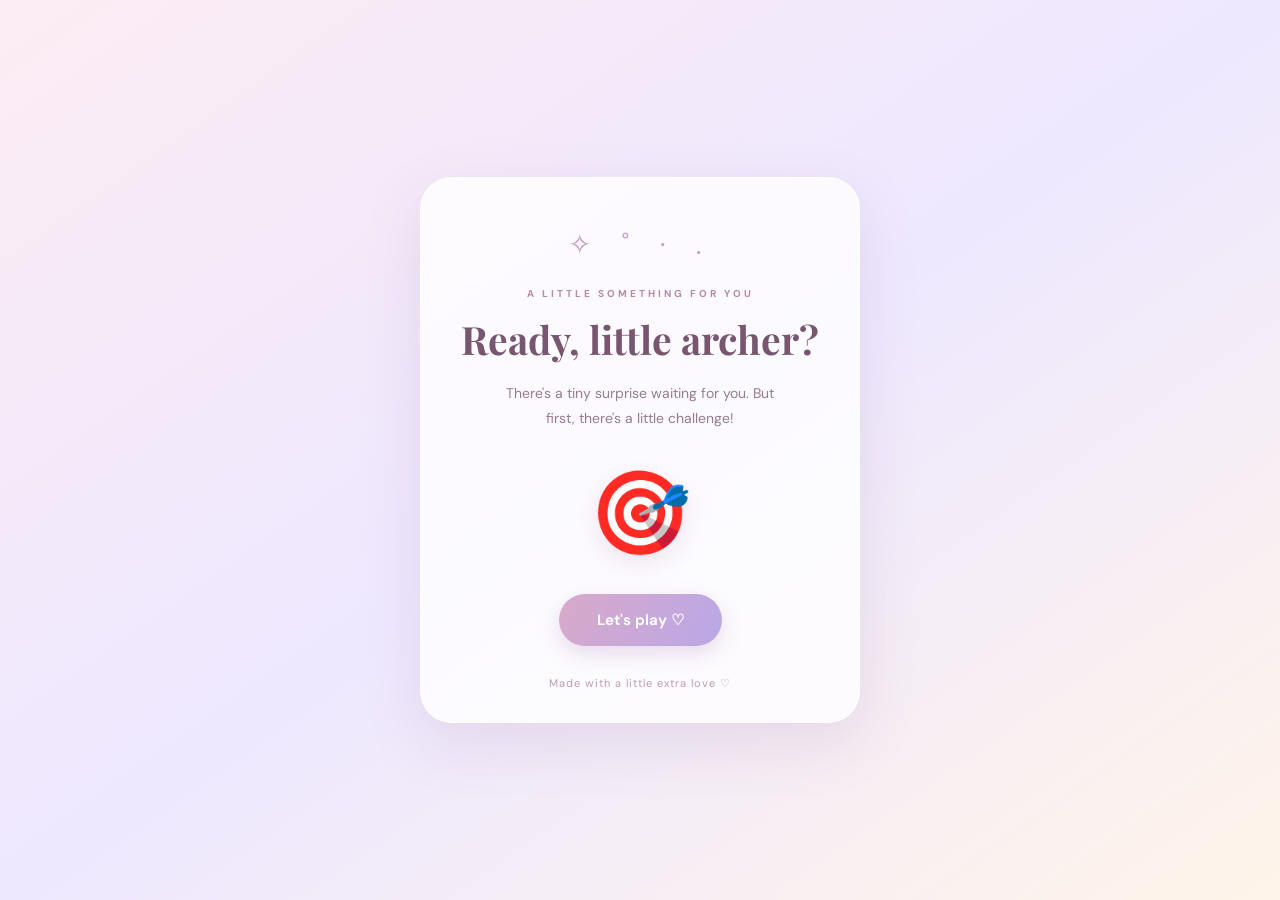
<file: little-surprise/index.html>
<!DOCTYPE html>
<html lang="en">
<head>
  <meta charset="UTF-8">
  <meta name="viewport" content="width=device-width, initial-scale=1.0">
  <meta name="theme-color" content="#f8eaf1">
  <title>A Little Surprise ♡</title>
  <link rel="stylesheet" href="style.css">
</head>
<body>

  <main class="welcome">
    <div class="sparkle">✧ ˚ · .</div>

    <p class="eyebrow">A LITTLE SOMETHING FOR YOU</p>

    <h1>Ready, little archer?</h1>

    <p class="intro">
      There's a tiny surprise waiting for you.
      But first, there's a little challenge!
    </p>

    <div class="target">🎯</div>

    <button id="startBtn">Let's play ♡</button>

    <p class="footer">Made with a little extra love ♡</p>
  </main>

  <script src="script.js"></script>
</body>
</html>
</file>
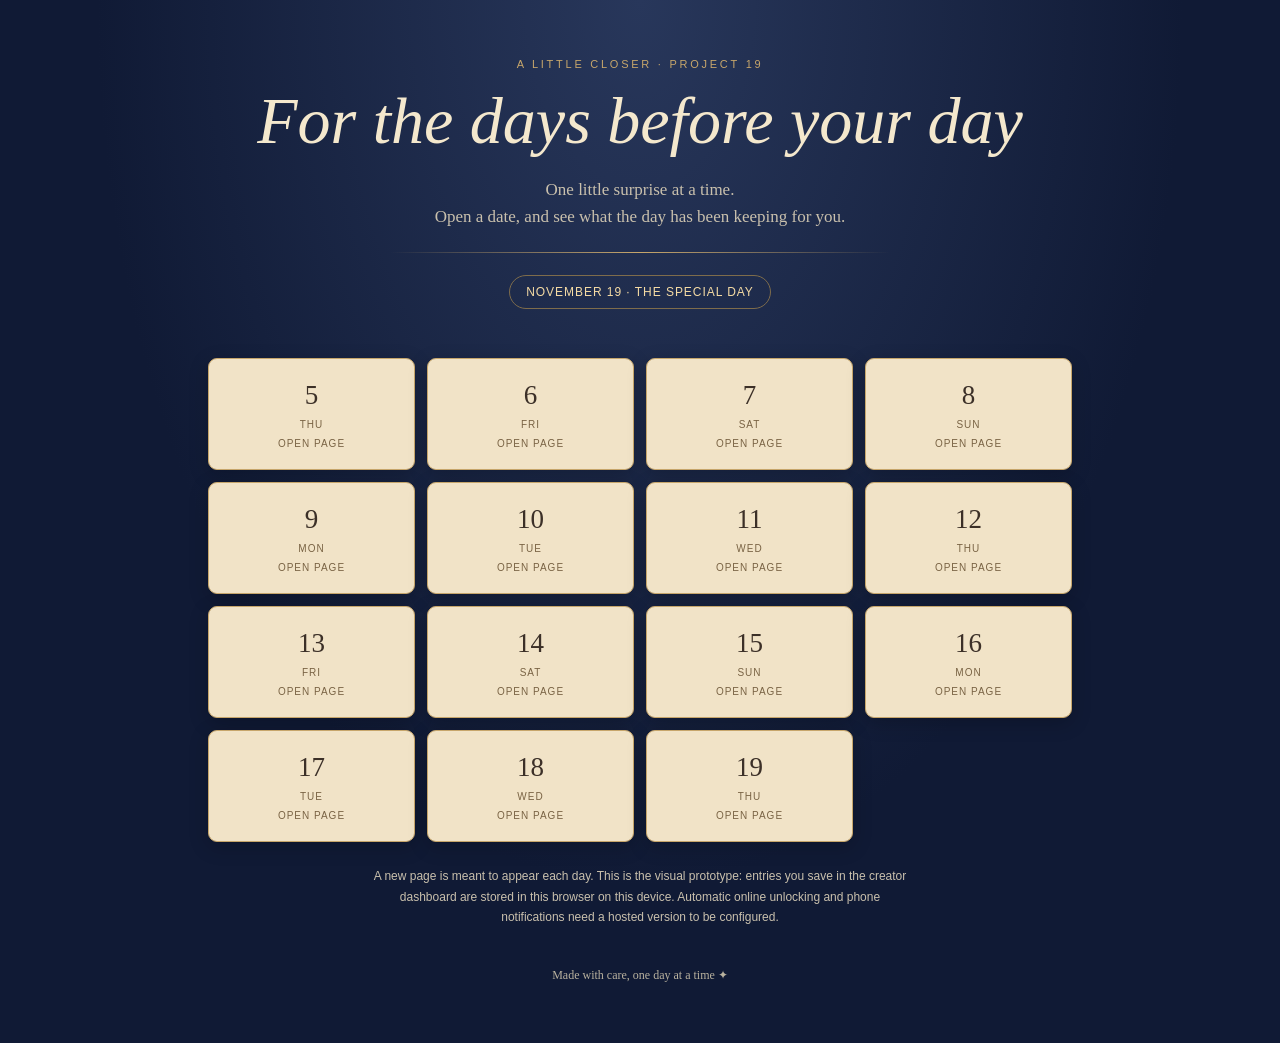
<file: 1.html>
<!doctype html>
<html lang="en">
<head>
<meta charset="utf-8"><meta name="viewport" content="width=device-width,initial-scale=1"><meta name="theme-color" content="#101a35">
<title>A little closer — Project 19</title>
<style>
:root{--night:#101a35;--night2:#1a2747;--paper:#f4e8cd;--ink:#3c3028;--gold:#c7a66b;--muted:#c9c0ad}*{box-sizing:border-box}body{margin:0;min-height:100vh;background:radial-gradient(ellipse at top,#28375b 0,#101a35 60%);color:var(--paper);font-family:Georgia,'Times New Roman',serif}.wrap{max-width:900px;margin:auto;padding:28px 18px 60px}.top{text-align:center;padding:30px 10px 24px}.eyebrow{letter-spacing:.25em;text-transform:uppercase;font:11px Arial,sans-serif;color:var(--gold)}h1{font-size:clamp(38px,8vw,66px);font-weight:normal;margin:13px 0 8px;font-style:italic}.subtitle{color:var(--muted);font-size:17px;line-height:1.6}.rule{height:1px;background:linear-gradient(90deg,transparent,var(--gold),transparent);margin:22px auto;max-width:500px}.countdown{display:inline-block;border:1px solid #7e6c4b;border-radius:999px;padding:9px 16px;color:#f5dba4;font:12px Arial,sans-serif;letter-spacing:.08em}.grid{display:grid;grid-template-columns:repeat(4,minmax(0,1fr));gap:12px;margin-top:25px}.day{min-height:112px;border:1px solid #6d674f;background:#182442cc;border-radius:9px;padding:12px 6px;color:var(--paper);text-align:center;display:flex;flex-direction:column;align-items:center;justify-content:center;gap:8px}.day .num{font-size:27px}.day small{font:10px Arial,sans-serif;letter-spacing:.1em;text-transform:uppercase;color:var(--muted)}.day.locked{opacity:.48}.day.open{cursor:pointer;background:#f1e3c7;color:var(--ink);border-color:var(--gold);box-shadow:0 5px 20px #0003}.day.open small{color:#796344}.day.today{outline:2px solid var(--gold);outline-offset:2px}.note{text-align:center;color:var(--muted);font:12px/1.7 Arial,sans-serif;margin:24px auto;max-width:540px}.entry{display:none;margin:28px auto 0;max-width:650px;background:var(--paper);color:var(--ink);padding:clamp(22px,5vw,42px);border-radius:3px;box-shadow:0 16px 45px #0005;position:relative}.entry:before{content:'✦';display:block;text-align:center;color:#a98b54;font-size:22px;margin-bottom:14px}.entry h2{text-align:center;font-weight:normal;font-style:italic;font-size:30px;margin:0 0 8px}.entry .date{text-align:center;font:10px Arial,sans-serif;letter-spacing:.18em;text-transform:uppercase;color:#887653;margin-bottom:25px}.entry p{font-size:18px;line-height:1.8;white-space:pre-wrap}.entry img{display:block;max-width:100%;max-height:420px;margin:18px auto;border-radius:2px}.foot{text-align:center;margin-top:40px;color:#b9b29f;font-size:12px}.link{color:#e5c88d}button{font:inherit}@media(max-width:520px){.grid{grid-template-columns:repeat(3,minmax(0,1fr));gap:9px}.day{min-height:96px}.day .num{font-size:24px}}
</style></head><body><main class="wrap"><header class="top"><div class="eyebrow">A little closer · Project 19</div><h1>For the days before your day</h1><p class="subtitle">One little surprise at a time.<br>Open a date, and see what the day has been keeping for you.</p><div class="rule"></div><div class="countdown" id="countdown">COUNTING DOWN TO NOVEMBER 19</div></header><section aria-label="November diary calendar"><div class="grid" id="grid"></div></section><p class="note">A new page is meant to appear each day. This is the visual prototype: entries you save in the creator dashboard are stored in this browser on this device. Automatic online unlocking and phone notifications need a hosted version to be configured.</p><article class="entry" id="entry"><h2 id="entryTitle">A little note</h2><div class="date" id="entryDate"></div><img id="entryImage" alt="A memory for this day" hidden><p id="entryMessage"></p></article><div class="foot">Made with care, one day at a time ✦</div></main>
<script>
const year=2026,month=10;const today=new Date();today.setHours(0,0,0,0);const grid=document.getElementById('grid');const saved=JSON.parse(localStorage.getItem('p19_entries')||'{}');
const start=5,end=19;for(let d=start;d<=end;d++){const date=new Date(year,month,d);const key=`${year}-${String(month+1).padStart(2,'0')}-${String(d).padStart(2,'0')}`;const b=document.createElement('button');b.className='day '+(date<=today?'open':'locked')+(date.getTime()===today.getTime()?' today':'');b.innerHTML=`<span class="num">${d}</span><small>${date.toLocaleDateString('en-US',{weekday:'short'})}</small><small>${date<=today?(saved[key]?'✦ saved':'open page'):'✧ sealed'}</small>`;b.disabled=date>today;b.addEventListener('click',()=>{const e=saved[key];if(!e){document.getElementById('entryTitle').textContent='This page is waiting';document.getElementById('entryDate').textContent=date.toLocaleDateString('en-US',{month:'long',day:'numeric',year:'numeric'});document.getElementById('entryMessage').textContent='No surprise has been added to this date yet. A page can be created in the Project 19 creator dashboard.';document.getElementById('entryImage').hidden=true;}else{document.getElementById('entryTitle').textContent=e.title||'A little note';document.getElementById('entryDate').textContent=date.toLocaleDateString('en-US',{month:'long',day:'numeric',year:'numeric'});document.getElementById('entryMessage').textContent=e.message||'';const img=document.getElementById('entryImage');if(e.image){img.src=e.image;img.hidden=false}else img.hidden=true;}document.getElementById('entry').style.display='block';document.getElementById('entry').scrollIntoView({behavior:'smooth',block:'start'});});grid.appendChild(b)}
const target=new Date(2026,10,19);const days=Math.ceil((target-today)/86400000);document.getElementById('countdown').textContent=days>0?`${days} DAYS UNTIL NOVEMBER 19`:'NOVEMBER 19 · THE SPECIAL DAY';
</script></body></html>
</file>
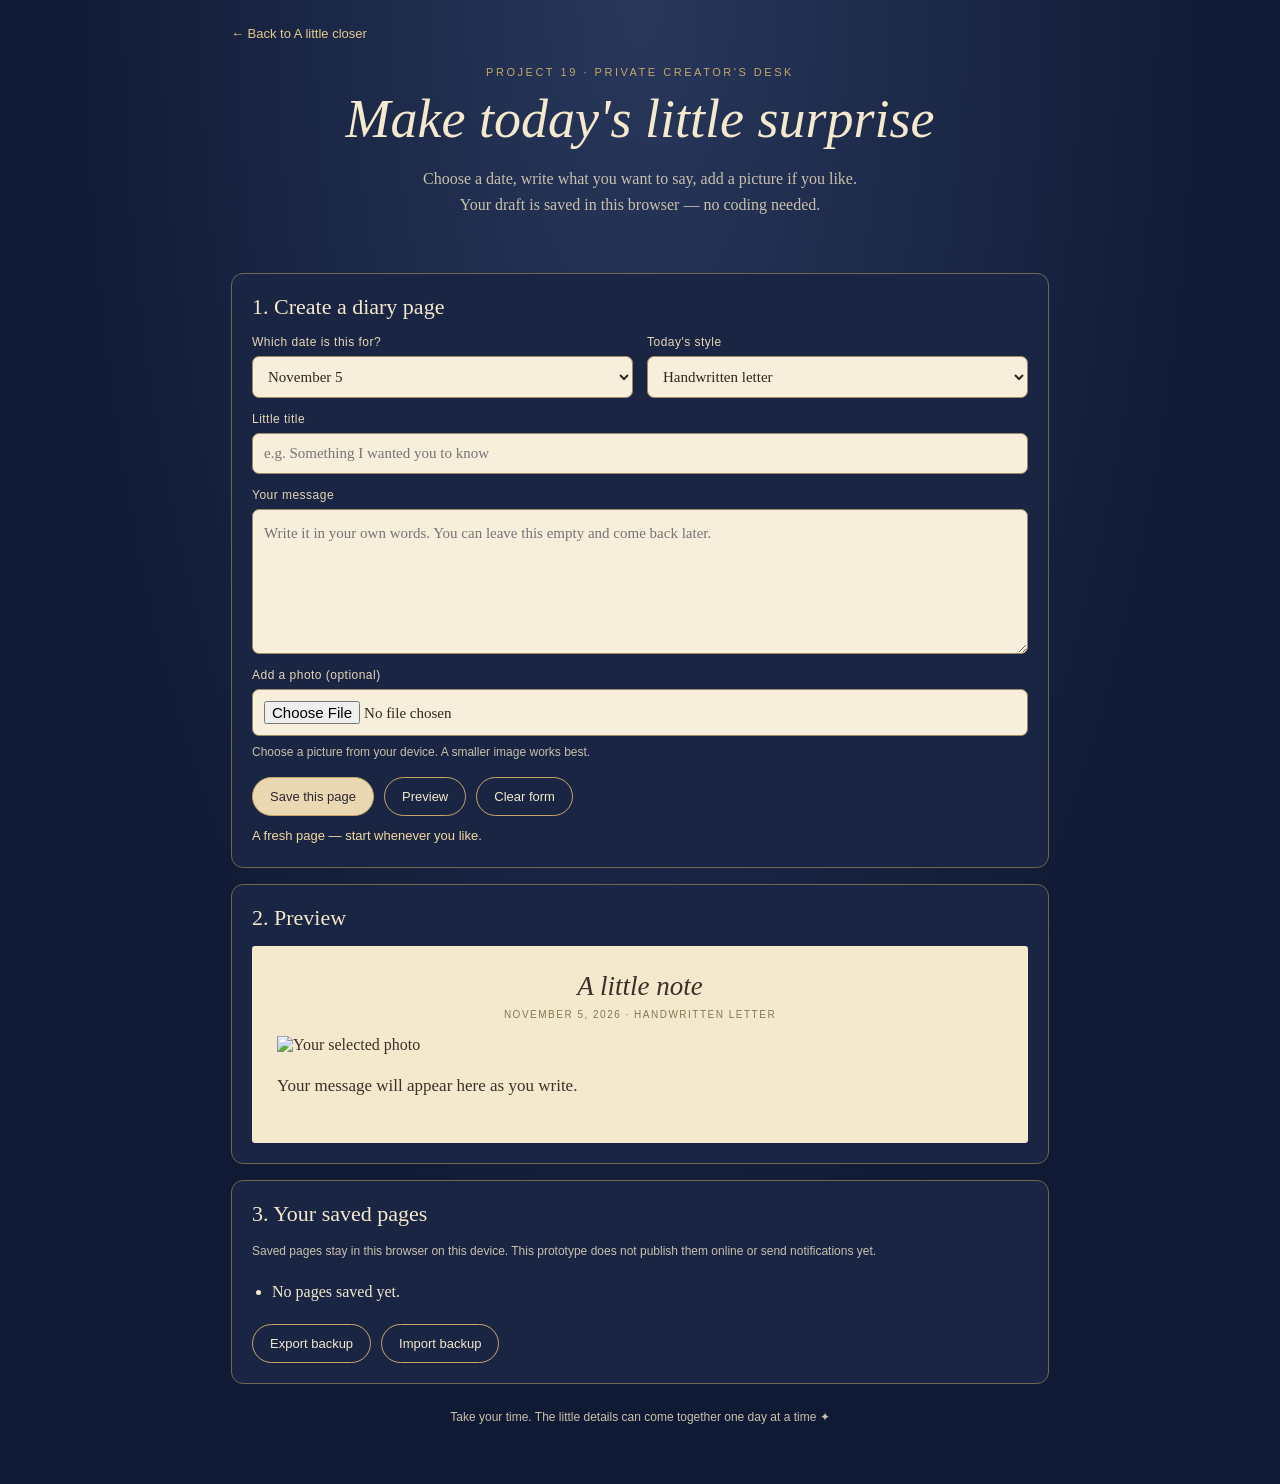
<file: 2.html>
<!doctype html><html lang="en"><head><meta charset="utf-8"><meta name="viewport" content="width=device-width,initial-scale=1"><meta name="theme-color" content="#101a35"><title>Project 19 — Creator's desk</title><style>
:root{--night:#101a35;--night2:#1b2949;--paper:#f4e8cd;--ink:#3c3028;--gold:#c7a66b;--muted:#c9c0ad}*{box-sizing:border-box}body{margin:0;background:radial-gradient(ellipse at top,#28375b 0,#101a35 65%);color:var(--paper);font-family:Georgia,serif}.wrap{max-width:850px;margin:auto;padding:24px 16px 60px}.back{color:#e5c88d;font:13px Arial,sans-serif;text-decoration:none}.head{text-align:center;padding:24px 0}.eyebrow{font:11px Arial,sans-serif;letter-spacing:.23em;text-transform:uppercase;color:var(--gold)}h1{font-weight:normal;font-style:italic;font-size:clamp(35px,7vw,54px);margin:10px 0}.head p{color:var(--muted);line-height:1.6}.panel{background:#192543;border:1px solid #6d674f;border-radius:12px;padding:20px;margin:16px 0}.panel h2{font-size:22px;font-weight:normal;margin:0 0 15px}.fields{display:grid;grid-template-columns:1fr 1fr;gap:14px}.field{display:flex;flex-direction:column;gap:7px}.wide{grid-column:1/-1}label{font:12px Arial,sans-serif;letter-spacing:.04em;color:#e5d6b7}input,select,textarea{width:100%;border:1px solid #9d8a65;background:#f7eedb;color:#302820;border-radius:7px;padding:11px;font:15px Georgia,serif}textarea{min-height:145px;resize:vertical;line-height:1.6}.hint{font:12px/1.6 Arial,sans-serif;color:var(--muted)}.buttons{display:flex;gap:10px;flex-wrap:wrap;margin-top:15px}button{border:1px solid var(--gold);border-radius:999px;padding:11px 17px;background:#ead8b3;color:#2c2630;font:13px Arial,sans-serif;cursor:pointer}button.secondary{background:transparent;color:var(--paper)}.preview{background:var(--paper);color:var(--ink);padding:25px;border-radius:3px;min-height:150px}.preview h3{text-align:center;font-size:27px;font-style:italic;font-weight:normal;margin:0 0 7px}.preview .date{text-align:center;font:10px Arial,sans-serif;letter-spacing:.15em;text-transform:uppercase;color:#887653}.preview p{white-space:pre-wrap;line-height:1.75;font-size:17px}.preview img{display:block;max-width:100%;max-height:320px;margin:16px auto}.saved-list{padding-left:20px;line-height:1.9}.status{font:13px/1.6 Arial,sans-serif;color:#f3d99f;margin-top:10px}.footer{text-align:center;color:var(--muted);font:12px Arial,sans-serif;margin-top:26px}@media(max-width:560px){.fields{grid-template-columns:1fr}.wide{grid-column:auto}}
</style></head><body><main class="wrap"><a class="back" href="index.html">← Back to A little closer</a><header class="head"><div class="eyebrow">Project 19 · Private creator's desk</div><h1>Make today's little surprise</h1><p>Choose a date, write what you want to say, add a picture if you like.<br>Your draft is saved in this browser — no coding needed.</p></header>
<section class="panel"><h2>1. Create a diary page</h2><div class="fields"><div class="field"><label for="day">Which date is this for?</label><select id="day"></select></div><div class="field"><label for="style">Today's style</label><select id="style"><option>Handwritten letter</option><option>Scrapbook</option><option>Postcard</option><option>Midnight secret</option><option>Photo booth</option><option>Botanical diary</option><option>Vintage book page</option></select></div><div class="field wide"><label for="title">Little title</label><input id="title" placeholder="e.g. Something I wanted you to know"></div><div class="field wide"><label for="message">Your message</label><textarea id="message" placeholder="Write it in your own words. You can leave this empty and come back later."></textarea></div><div class="field wide"><label for="photo">Add a photo (optional)</label><input id="photo" type="file" accept="image/*"><div class="hint">Choose a picture from your device. A smaller image works best.</div></div></div><div class="buttons"><button id="save">Save this page</button><button id="previewBtn" class="secondary">Preview</button><button id="clear" class="secondary">Clear form</button></div><div class="status" id="status" role="status"></div></section>
<section class="panel"><h2>2. Preview</h2><div class="preview"><h3 id="pTitle">A little note</h3><div class="date" id="pDate">November 5, 2026 · Handwritten letter</div><img id="pImage" hidden alt="Your selected photo"><p id="pMessage">Your message will appear here as you write.</p></div></section>
<section class="panel"><h2>3. Your saved pages</h2><p class="hint">Saved pages stay in this browser on this device. This prototype does not publish them online or send notifications yet.</p><ul class="saved-list" id="savedList"></ul><div class="buttons"><button id="export" class="secondary">Export backup</button><button id="importBtn" class="secondary">Import backup</button><input type="file" id="importFile" accept="application/json" hidden></div></section><div class="footer">Take your time. The little details can come together one day at a time ✦</div></main>
<script>
const storeKey='p19_entries';let entries=JSON.parse(localStorage.getItem(storeKey)||'{}');let imageData='';const day=document.getElementById('day');for(let d=5;d<=19;d++){const o=document.createElement('option');o.value=`2026-11-${String(d).padStart(2,'0')}`;o.textContent=`November ${d}${d===19?' · Birthday page':''}`;day.appendChild(o)}
const $=id=>document.getElementById(id);function dateLabel(k){const d=new Date(k+'T12:00:00');return d.toLocaleDateString('en-US',{month:'long',day:'numeric',year:'numeric'})}function refreshPreview(){ $('pTitle').textContent=$('title').value.trim()||'A little note';$('pDate').textContent=dateLabel(day.value)+' · '+$('style').value;$('pMessage').textContent=$('message').value||'Your message will appear here as you write.';const img=$('pImage');if(imageData){img.src=imageData;img.hidden=false}else if(entries[day.value]?.image&&!$('photo').files.length){img.src=entries[day.value].image;img.hidden=false}else img.hidden=true}function refreshList(){const ul=$('savedList');ul.innerHTML='';const keys=Object.keys(entries).sort();if(!keys.length){ul.innerHTML='<li>No pages saved yet.</li>';return}keys.forEach(k=>{const li=document.createElement('li');li.textContent=dateLabel(k)+' — '+(entries[k].title||'Untitled')+' ('+entries[k].style+')';ul.appendChild(li)})}function loadDay(){const e=entries[day.value];$('title').value=e?.title||'';$('message').value=e?.message||'';$('style').value=e?.style||'Handwritten letter';imageData=e?.image||'';$('photo').value='';$('status').textContent=e?'Loaded your saved page.':'A fresh page — start whenever you like.';refreshPreview()}['title','message','style'].forEach(id=>$(id).addEventListener('input',refreshPreview));day.addEventListener('change',loadDay);$('photo').addEventListener('change',()=>{const f=$('photo').files[0];if(!f){imageData='';refreshPreview();return}if(f.size>4*1024*1024){$('status').textContent='That image is over 4 MB. Please choose a smaller image for this prototype.';$('photo').value='';return}const r=new FileReader();r.onload=()=>{imageData=r.result;refreshPreview()};r.readAsDataURL(f)});$('previewBtn').onclick=()=>{refreshPreview();$('status').textContent='Preview updated.'};$('save').onclick=()=>{entries[day.value]={title:$('title').value.trim(),message:$('message').value,style:$('style').value,image:imageData||entries[day.value]?.image||''};try{localStorage.setItem(storeKey,JSON.stringify(entries));$('status').textContent='Saved on this device. You can return and edit it later.';refreshList();refreshPreview()}catch(e){$('status').textContent='Storage is full. Try removing the photo or exporting a backup.'}};$('clear').onclick=()=>{$('title').value='';$('message').value='';$('photo').value='';imageData='';refreshPreview();$('status').textContent='Form cleared. Your previously saved page is unchanged until you save again.'};$('export').onclick=()=>{const blob=new Blob([JSON.stringify(entries,null,2)],{type:'application/json'});const a=document.createElement('a');a.href=URL.createObjectURL(blob);a.download='project19-backup.json';a.click();URL.revokeObjectURL(a.href)};$('importBtn').onclick=()=>$('importFile').click();$('importFile').onchange=()=>{const f=$('importFile').files[0];if(!f)return;const r=new FileReader();r.onload=()=>{try{const data=JSON.parse(r.result);if(!data||typeof data!=='object')throw Error();entries={...entries,...data};localStorage.setItem(storeKey,JSON.stringify(entries));refreshList();loadDay();$('status').textContent='Backup imported.'}catch(e){$('status').textContent='That backup file could not be read.'}};r.readAsText(f)};loadDay();refreshList();
</script></body></html>
</file>
<file: little-surprise/style.css>
@import url('https://fonts.googleapis.com/css2?family=DM+Sans:wght@400;500;600;700&family=Playfair+Display:wght@500;600;700&display=swap');

* {
  margin: 0;
  padding: 0;
  box-sizing: border-box;
}

body {
  min-height: 100vh;
  display: flex;
  align-items: center;
  justify-content: center;
  padding: 24px;
  background: linear-gradient(145deg, #fcecf3, #eee8ff, #fff4e9);
  font-family: 'DM Sans', sans-serif;
  color: #694b62;
  overflow: hidden;
}

.welcome {
  position: relative;
  width: 100%;
  max-width: 440px;
  padding: 48px 28px 32px;
  text-align: center;
  background: rgba(255, 255, 255, 0.78);
  border: 1px solid rgba(255,255,255,0.9);
  border-radius: 32px;
  box-shadow: 0 20px 60px rgba(133, 92, 139, 0.14);
  animation: appear 1s ease both;
}

.sparkle {
  color: #c69acb;
  font-size: 28px;
  margin-bottom: 24px;
  letter-spacing: 12px;
}

.eyebrow {
  font-size: 10px;
  font-weight: 700;
  letter-spacing: 3px;
  color: #b58aa7;
  margin-bottom: 16px;
}

h1 {
  font-family: 'Playfair Display', serif;
  font-size: clamp(30px, 8vw, 39px);
  line-height: 1.2;
  color: #79566f;
  margin-bottom: 18px;
}

.intro {
  max-width: 290px;
  margin: 0 auto;
  font-size: 14px;
  line-height: 1.8;
  color: #967b91;
}

.target {
  font-size: 82px;
  margin: 28px 0;
  animation: float 3s ease-in-out infinite;
  filter: drop-shadow(0 8px 12px rgba(190, 140, 170, 0.2));
}

button {
  border: none;
  padding: 16px 38px;
  border-radius: 50px;
  background: linear-gradient(120deg, #d9a9c9, #b9a7e7);
  color: white;
  font-family: inherit;
  font-size: 15px;
  font-weight: 700;
  cursor: pointer;
  box-shadow: 0 8px 20px rgba(174, 132, 187, 0.25);
  transition: transform 0.2s, box-shadow 0.2s;
}

button:hover {
  transform: translateY(-3px);
  box-shadow: 0 12px 25px rgba(174, 132, 187, 0.35);
}

button:active {
  transform: scale(0.96);
}

.footer {
  margin-top: 30px;
  font-size: 11px;
  color: #bd9bb4;
  letter-spacing: 1px;
}

@keyframes float {
  0%, 100% { transform: translateY(0); }
  50% { transform: translateY(-10px); }
}

@keyframes appear {
  from {
    opacity: 0;
    transform: translateY(20px);
  }
  to {
    opacity: 1;
    transform: translateY(0);
  }
}

@media (max-width: 400px) {
  .welcome {
    padding: 38px 20px 28px;
  }
}

/* ARCHERY GAME */

.game-screen {
  max-width: 560px;
}

.game-area {
  width: 100%;
  margin: 25px auto 15px;
  overflow: hidden;
  border: 2px solid #f0dce9;
  border-radius: 22px;
  background: linear-gradient(160deg, #fff6fb, #eee9ff);
  touch-action: none;
}

#archeryCanvas {
  display: block;
  width: 100%;
  height: auto;
  touch-action: none;
  cursor: crosshair;
}

.game-instruction {
  color: #967b91;
  font-size: 13px;
  line-height: 1.7;
}

.game-status {
  min-height: 24px;
  margin-top: 12px;
  color: #a477a0;
  font-size: 13px;
  font-weight: 600;
}

.game-again {
  margin-top: 12px;
  padding: 12px 26px;
  font-size: 13px;
}
/* NEW ARCHERY GAME UI */

.game-screen {
  max-width: 620px;
}

.game-header {
  text-align: center;
  margin-bottom: 16px;
}

.love-banner {
  color: #c16d98;
  font-family: 'Playfair Display', serif;
  font-size: clamp(30px, 7vw, 46px);
  font-weight: bold;
  min-height: 55px;
  text-shadow: 0 3px 15px rgba(220, 140, 180, 0.25);
  transition: transform 0.25s ease;
}

.love-banner.pop {
  transform: scale(1.12);
}

.score-board {
  display: inline-flex;
  align-items: center;
  gap: 8px;
  margin-top: 8px;
  padding: 9px 22px;
  border-radius: 30px;
  background: #fff0f6;
  color: #a96e91;
  border: 1px solid #f2d5e4;
  font-weight: 700;
  font-size: 17px;
}

.game-instruction {
  color: #967b91;
  font-size: 13px;
  line-height: 1.7;
  margin: 12px auto;
  max-width: 340px;
}

.game-area {
  width: 100%;
  margin: 20px auto 12px;
  overflow: hidden;
  border: 2px solid #f0dce9;
  border-radius: 22px;
  background: #fff6fb;
  box-shadow: 0 10px 30px rgba(180, 130, 170, 0.12);
  touch-action: none;
}

#archeryCanvas {
  display: block;
  width: 100%;
  height: auto;
  touch-action: none;
  cursor: crosshair;
}

.game-status {
  min-height: 24px;
  margin: 12px 0;
  color: #a477a0;
  font-size: 13px;
  font-weight: 600;
}

.game-again {
  margin-top: 8px;
  padding: 12px 26px;
  font-size: 13px;
}

.surprise-screen {
  text-align: center;
  animation: surpriseAppear 0.8s ease both;
}

.surprise-heart {
  font-size: 65px;
  margin: 15px;
  animation: heartBeat 1.2s infinite;
}

.surprise-note {
  padding: 22px;
  border-radius: 20px;
  background: #fff1f7;
  color: #98718c;
  line-height: 1.8;
  margin-top: 20px;
}

@keyframes surpriseAppear {
  from { opacity: 0; transform: translateY(20px) scale(0.96); }
  to { opacity: 1; transform: translateY(0) scale(1); }
}

@keyframes heartBeat {
  0%, 100% { transform: scale(1); }
  50% { transform: scale(1.13); }
}
</file>
